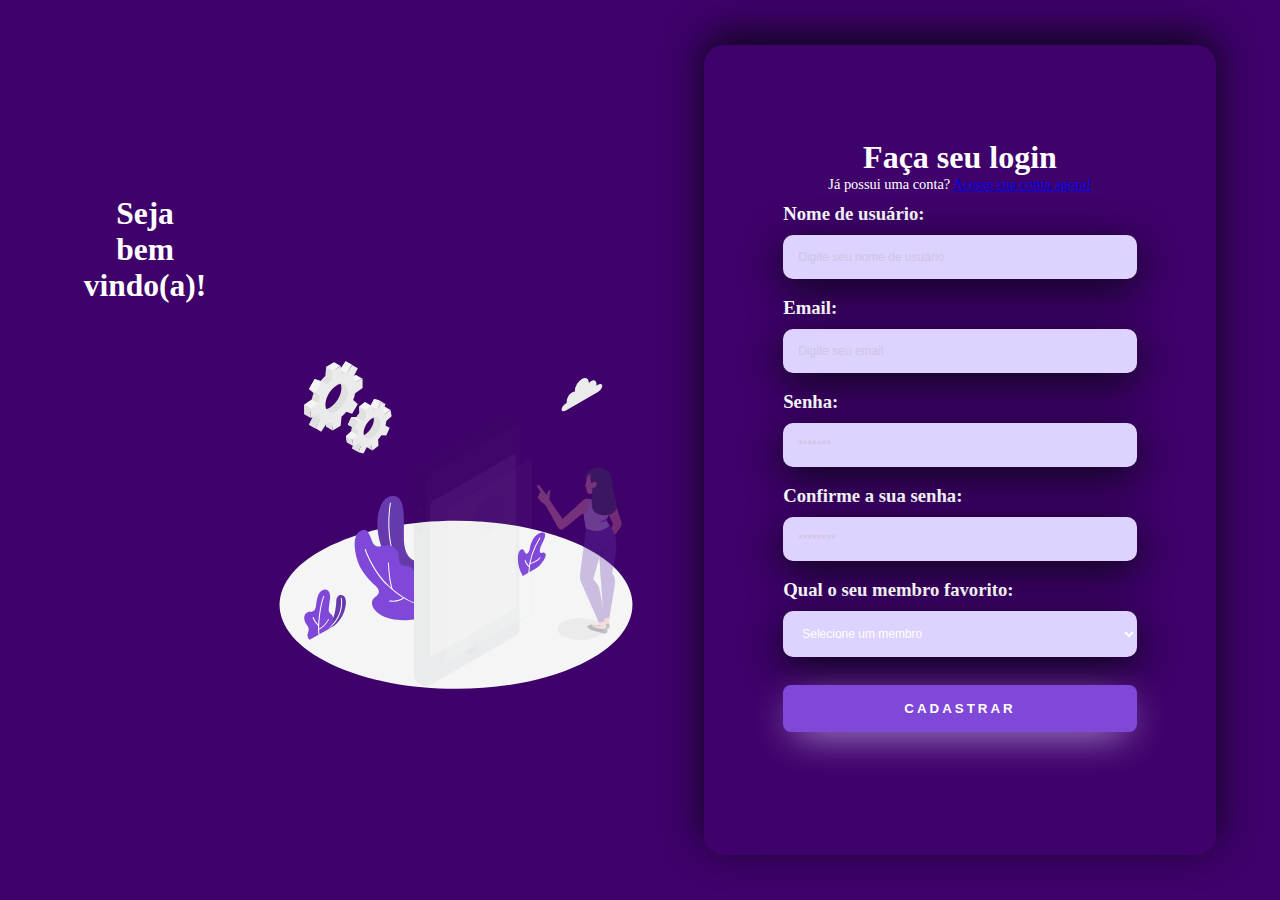
<file: public/cadastro.html>
<!DOCTYPE html>
<html lang="en">
<head>
    <meta charset="UTF-8">
    <meta name="viewport" content="width=device-width, initial-scale=1.0">
    <title>Cadastro</title>
    <script src="./js/sessao.js"></script>
    <link rel="stylesheet" href="./css/cadastro.css">
</head>
<body>

    <div class="main-sign">
            
        <div class="left-sign">
            <h2 class="text-one">Seja bem vindo(a)!</h2>
            <img src="./assets/mobile-login-animate.svg" alt="" class="imagem">
        </div>

        <div class="right-sign">
            <div class="card-sign">
                <h1 class="text-two">Faça seu login</h1>
                <p>Já possui uma conta? <a href="./login.html">Acesse sua conta agora!</a></p>
                <div class="labels">
                    <h3>Nome de usuário:</h3>
                    <input type="text" class="campos" id="nomeUsuario" placeholder="Digite seu nome de usuário">
                    <br>
                    <!-- <h3>Nome completo:</h3>
                    <input type="text" class="campos" id="nomeCompleto" placeholder="Digite seu nome completo">
                    <br><br> -->
                    <h3>Email:</h3>
                    <input type="email" class="campos" id="email" placeholder="Digite seu email">
                    <br>
                    <h3>Senha:</h3>
                    <input type="password" class="campos" id="senha" placeholder="*******">
                    <br>
                    <h3>Confirme a sua senha:</h3>
                    <input type="password" class="campos" id="confirmacaoSenha" placeholder="********">
                    <br>
                    <h3>Qual o seu membro favorito:</h3>
                    <select name="membros" id="membros">
                        <option selected>Selecione um membro</option>
                        <option value="1">Kim Namjoon</option>
                        <option value="2">Kim Seokjin</option>
                        <option value="3">Min Yoongi</option>
                        <option value="4">Jung Hoseok</option>
                        <option value="5">Park Jimin</option>
                        <option value="6">Kim Taehyung</option>
                        <option value="7">Jeon Jungkook</option>
                    </select>
                    <br>
                    <button class="btn-sign" onclick="cadastrar()">Cadastrar</button>
        
                    <div id="mensagemErro"></div>
        </div>
    </div>
    </div>
    </div>

    <script>

function cadastrar() {
var usuarioVar = document.getElementById("nomeUsuario").value;
// var nomeVar = document.getElementById("nomeCompleto").value;
var emailVar = document.getElementById("email").value;
var senhaVar = document.getElementById("senha").value;
var confirmacaoSenhaVar = document.getElementById("confirmacaoSenha").value;
var membroVar = document.getElementById("membros").value;

let maiusculas = [...'ABCDEFGHIJKLMNOPQRSTUVWXYZ'];
let minusculas = [...'abcdefghijklmnopqrstuvwxyz'];
let numeros = [...'0123456789'];
let simbolos = [...'!@#$%&?'];

function contemCaractere(senha, caracteres) {
    for (let caractere of caracteres) {
        if (senha.includes(caractere)) {
            return true;
        }
    }
    return false;
}

let maiusculaValida = contemCaractere(senhaVar, maiusculas);
let minusculaValida = contemCaractere(senhaVar, minusculas);
let numeroValido = contemCaractere(senhaVar, numeros);
let simboloValido = contemCaractere(senhaVar, simbolos);
let tamanhoValido = senhaVar.length >= 8;

if (
    // nomeVar === "" ||
    usuarioVar === "" ||
    emailVar === "" ||
    senhaVar === "" ||
    confirmacaoSenhaVar === "" ||
    membroVar === "Selecione um membro"
) {
    // cardErro.style.display = "block";
    mensagemErro.innerHTML = `<p style="color:red;">Por favor, preencha todos os campos.</p>`;
    return false;
} 
// else if (nomeVar.length <= 1) {
//     mensagemErro.innerHTML = "O campo nome completo deve ter mais de um caractere.";
// } 
else if (usuarioVar.length <= 1) {
    mensagemErro.innerHTML = `<p style="color:red;">O campo usuario deve ter mais de um caractere.</p>`;
    return false;
} 
else if (emailVar.indexOf('@') == -1 || emailVar.indexOf('.com') == -1 || emailVar.indexOf('.com') < emailVar.indexOf('@')) {
    mensagemErro.innerHTML = `<p style="color:red;">O campo email inserido é inválido, precisa de '@' e '.com'.</p>`;
    return false;
} 
else if (senhaVar.length <= 7) {
    mensagemErro.innerHTML = `<p style="color:red;">A senha inserida é muito pequena, ela deve ter mais de 7 caracteres.</p>`;
    return false;
}  

    if (!(tamanhoValido && maiusculaValida && minusculaValida && numeroValido && simboloValido)) {
        mensagemErro.innerHTML = `<p style="color:red;">Sua senha precisa ter pelo menos 8 caracteres, incluindo 1 caractere maiúsculo, 1 caractere minúsculo, 1 número e 1 símbolo.</p>`;
        return false;
    }

if (confirmacaoSenhaVar !== senhaVar) {
    mensagemErro.innerHTML = `<p style="color:red;">As senhas devem ser iguais.<p/>`;
    return false;
} 


        fetch("/usuarios/cadastrar", {
            method: "POST",
            headers: {
                "Content-Type": "application/json",
            },
            body: JSON.stringify({
                usuarioServer: usuarioVar,
                // nomeServer: nomeVar,
                emailServer: emailVar,
                senhaServer: senhaVar,
                membroServer: membroVar
            }),
        })
        .then(function (resposta) {
            if (resposta.ok) {
                mensagemErro.innerHTML = `<p style="color:green;">Cadastro realizado com sucesso! Redirecionando para tela de Login...</p>`;
    
                setTimeout(() => {
                    window.location.href = "login.html";
                }, 2000);
            } else {
                alert("Houve um erro ao tentar realizar o cadastro!");
            } 
        })
        .catch(function (erro) {
            console.error(erro);
        });

    return false;
}

    </script>
</body>
</html>
</file>
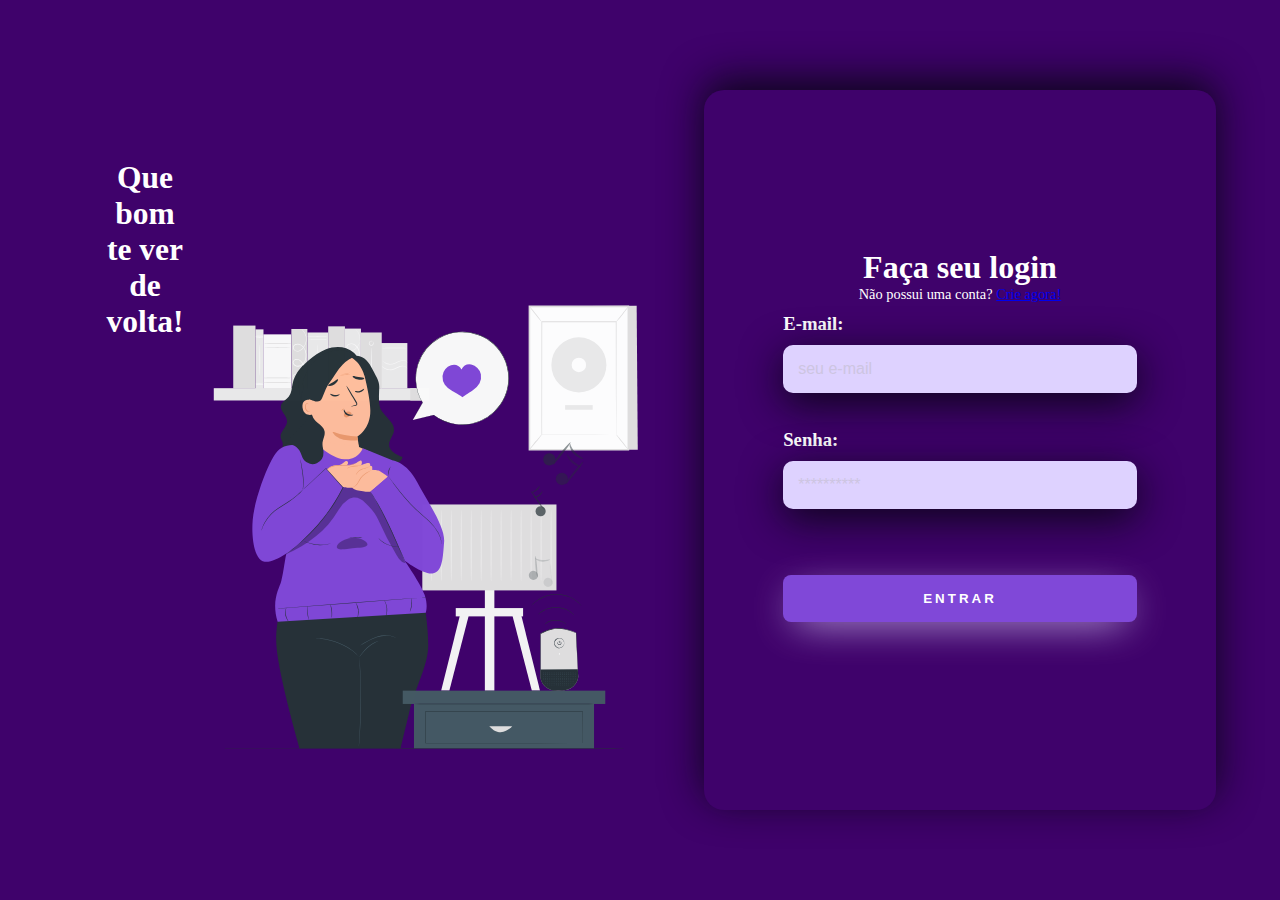
<file: public/login.html>
<!DOCTYPE html>
<html lang="en">
<head>
    <meta charset="UTF-8">
    <meta name="viewport" content="width=device-width, initial-scale=1.0">
    <title>Login</title>
    <link rel="stylesheet" href="./css/login.css">
    <script src="./js/sessao.js"></script>
</head>
<body>

        <div class="main-login">
            
            <div class="left-login">
                <h2 class="text-one">Que bom te ver de volta!</h2>
                <img src="./assets/passionate-animate.svg" alt="" class="imagem">
            </div>

            <div class="right-login">
                <div class="card-login">
                    <h1 class="text-two">Faça seu login</h1>
                    <p>Não possui uma conta? <a href="./cadastro.html">Crie agora!</a></p>
                    <div class="labels">
                <h3>E-mail:</h3>
                <input type="text" id="email" class="campos" placeholder="seu e-mail">
                <br><br>
                <h3>Senha:</h3>
                <input type="password" id="senha" class="campos" placeholder="**********">
                <br><br>

                <button class="btn-login" onclick="autenticar()">
                    Entrar
                </button>

                <div id="mensagemErro"></div>
            </div>
        </div>
        </div>
        </div>



</body>
</html>


<script>

function autenticar() {

    var emailVar = email.value;
    var senhaVar = senha.value;


        if (emailVar == "" || senhaVar == "") {
            mensagemErro.innerHTML = `<p style="color:red;">Por favor, preencha todos os campos.</p>`;
            return false;
        }

        console.log("FORM LOGIN: ", emailVar);
        console.log("FORM SENHA: ", senhaVar);

        fetch("/usuarios/autenticar", {
            method: "POST",
            headers: {
                "Content-Type": "application/json"
            },
            body: JSON.stringify({
                emailServer: emailVar,
                senhaServer: senhaVar
            })
        })
        .then(function (resposta) {
            console.log("ESTOU NO THEN DO entrar()!")

            if (resposta.ok) {
                mensagemErro.innerHTML = `<p style="color:white;">Login realizado com sucesso! Redirecionando para tela inicial...</p>`;

                resposta.json().then(json => {
                    console.log(json);
                    console.log(JSON.stringify(json));

                    sessionStorage.EMAIL_USUARIO = json.email;
                    sessionStorage.NOME_USUARIO = json.nome;
                    sessionStorage.ID_USUARIO = json.idUsuario;
                    sessionStorage.MEMBRO_FAVORITO = json.fkMembro_fav;

                    setTimeout(function () {
                        // redirecionarParaPaginaPersonalizada(json.fkMembro_fav);
                        window.location.href = "/dashboard/dashboard.html";
                    }, 1000); // apenas para exibir o loading

                });

            } else {
                alert("Houve um erro ao tentar realizar o login!");

                resposta.text().then(texto => {
                    console.error(texto);
                });
            }

        }).catch(function (erro) {
            console.log(erro);
        })

        return false;
    }


//     function redirecionarParaPaginaPersonalizada(membroFavorito) {
//     var url;
//     switch (membroFavorito) {
//         case "1":
//             url = "kim_namjoon.html";
//             break;
//         case "2":
//             url = "kim_seokjin.html";
//             break;
//         case "3":
//             url = "min_yoongi.html";
//             break;
//         case "4":
//             url = "jung_hoseok.html";
//             break;
//         case "5":
//             url = "park_jimin.html";
//             break;
//         case "6":
//             url = "kim_taehyung.html";
//             break;
//         case "7":
//             url = "jeon_jungkook.html";
//             break;
//         default:
//             url = ".html";
//             break;
//     }
//     window.location.href = url;
// }

</script>
</file>
<file: public/css/cadastro.css>
* {
    padding: 0;
    margin: 0;
    box-sizing: border-box;
}

:root {
    --text: #FFFFFF;
    --purple: #8048D8;
    --darkblackpurple: #3F2773;
    --darkpurple: rgb(63, 2, 107);
    --lightpurple: #DED2FF;
    --pink: #F085F2;
    --blue: #6bcbf1;
    --yellow: #F2EDA2;
}

body{
    margin: 0;
}

.main-sign{
    width: 100vw;
    height: 100vh;
    background-color: var(--darkpurple);
    display: flex;
    justify-content: center;
    align-items: center;
}

.left-sign{
    width: 50vw;
    height: 100vh;
    display: flex;
    justify-content: center;
    align-items: center;
}

.left-sign > h1 {
    font-size: 3vh;
    color: var(--text);
}

img {
    width: 500px;
    height: 500px;
    margin-bottom: -150px;
}

.left-sign > h2 {
    color: var(--text);
    margin-top: -400px;
    margin-left: 150px;
    font-size: 3.5vh;
    justify-content: center;
    text-align: center;
}

.card-sign > p {
    color: var(--text);
    font-size: 0.9rem;
}

.right-sign{
    width: 50vw;
    height: 100vh;
    display: flex;
    justify-content: center;
    align-items: center;
}

.card-sign{
    width: 80%;
    height: 90%;
    display: flex;
    justify-content: center;
    align-items: center;
    flex-direction: column;
    padding: 30px 35px;
    background-color: var(--darkpurple);
    border-radius: 20px;
    box-shadow: 0px -10px 40px #0c0619;
}

.card-sign > h1 {
    color: var(--text);
    font-weight: 800;
    margin: 0;
}

.labels {
    width: 80%;
    display: flex;
    justify-content: center;
    align-items: flex-start;
    flex-direction: column;
    margin: 10px 0px;
}


.labels > input {
    width: 100%;
    border: none;
    border-radius: 10px;
    padding: 15px;
    background: var(--lightpurple);
    color: var(--text);
    font-size: 12px;
    box-shadow: 0px 10px 40px #0c0619;
    outline: none;
    box-sizing: border-box;
}

.labels > select {
    width: 100%;
    border: none;
    border-radius: 10px;
    padding: 15px;
    background: var(--lightpurple);
    color: var(--text);
    font-size: 12px;
    box-shadow: 0px 10px 40px #0c0619;
    outline: none;
    box-sizing: border-box;
}


.labels > h3 {
    color: var(--text);
    margin-bottom: 10px;
}

.labels > input::placeholder {
    color: #cdc5e1;
}

.btn-sign{
    width: 100%;
    padding: 16px 0px;
    margin-top: 10px;
    margin-bottom: 20px;
    margin-right: 10px;
    justify-content: center;
    border: none;
    border-radius: 8px;
    outline: none;
    text-transform: uppercase;
    font-weight: 800;
    letter-spacing: 3px;
    color: var(--text);
    background: var(--purple);
    cursor: pointer;
    box-shadow: 0px 10px 40px -12px var(--lightpurple);
}
</file>
<file: public/css/login.css>
* {
    padding: 0;
    margin: 0;
    box-sizing: border-box;
}

:root {
    --text: #FFFFFF;
    --purple: #8048D8;
    --darkblackpurple: #3F2773;
    --darkpurple: rgb(63, 2, 107);
    --lightpurple: #DED2FF;
    --pink: #F085F2;
    --blue: #6bcbf1;
    --yellow: #F2EDA2;
}

body{
    margin: 0;
}

.main-login{
    width: 100vw;
    height: 100vh;
    background-color: var(--darkpurple);
    display: flex;
    justify-content: center;
    align-items: center;
}

.left-login{
    width: 50vw;
    height: 100vh;
    display: flex;
    justify-content: center;
    align-items: center;
}

.left-login > h1 {
    font-size: 3vh;
    color: var(--text);
}

img {
    width: 500px;
    height: 500px;
    margin-bottom: -150px;
}

.left-login > h2 {
    color: var(--text);
    margin-top: -400px;
    margin-left: 150px;
    font-size: 3.5vh;
    justify-content: center;
    text-align: center;
}

.card-login > p {
    color: var(--text);
    font-size: 0.9rem;
}

.right-login{
    width: 50vw;
    height: 100vh;
    display: flex;
    justify-content: center;
    align-items: center;
}

.card-login{
    width: 80%;
    height: 80%;
    display: flex;
    justify-content: center;
    align-items: center;
    flex-direction: column;
    padding: 30px 35px;
    background-color: var(--darkpurple);
    border-radius: 20px;
    box-shadow: 0px -10px 40px #0c0619;
}

.card-login > h1 {
    color: var(--text);
    font-weight: 800;
    margin: 0;
}

.labels {
    width: 80%;
    display: flex;
    justify-content: center;
    align-items: flex-start;
    flex-direction: column;
    margin: 10px 0px;
}


.labels > input {
    width: 100%;
    border: none;
    border-radius: 10px;
    padding: 15px;
    background: var(--lightpurple);
    color: var(--text);
    font-size: 12pt;
    box-shadow: 0px 10px 40px #0c0619;
    outline: none;
    box-sizing: border-box;
}

.labels > h3 {
    color: var(--text);
    margin-bottom: 10px;
}

.labels > input::placeholder {
    color: #cdc5e1;
}

.btn-login{
    width: 100%;
    padding: 16px 0px;
    margin-top: 30px;
    margin-bottom: 20px;
    margin-right: 10px;
    justify-content: center;
    border: none;
    border-radius: 8px;
    outline: none;
    text-transform: uppercase;
    font-weight: 800;
    letter-spacing: 3px;
    color: var(--text);
    background: var(--purple);
    cursor: pointer;
    box-shadow: 0px 10px 40px -12px var(--lightpurple);
}
</file>
